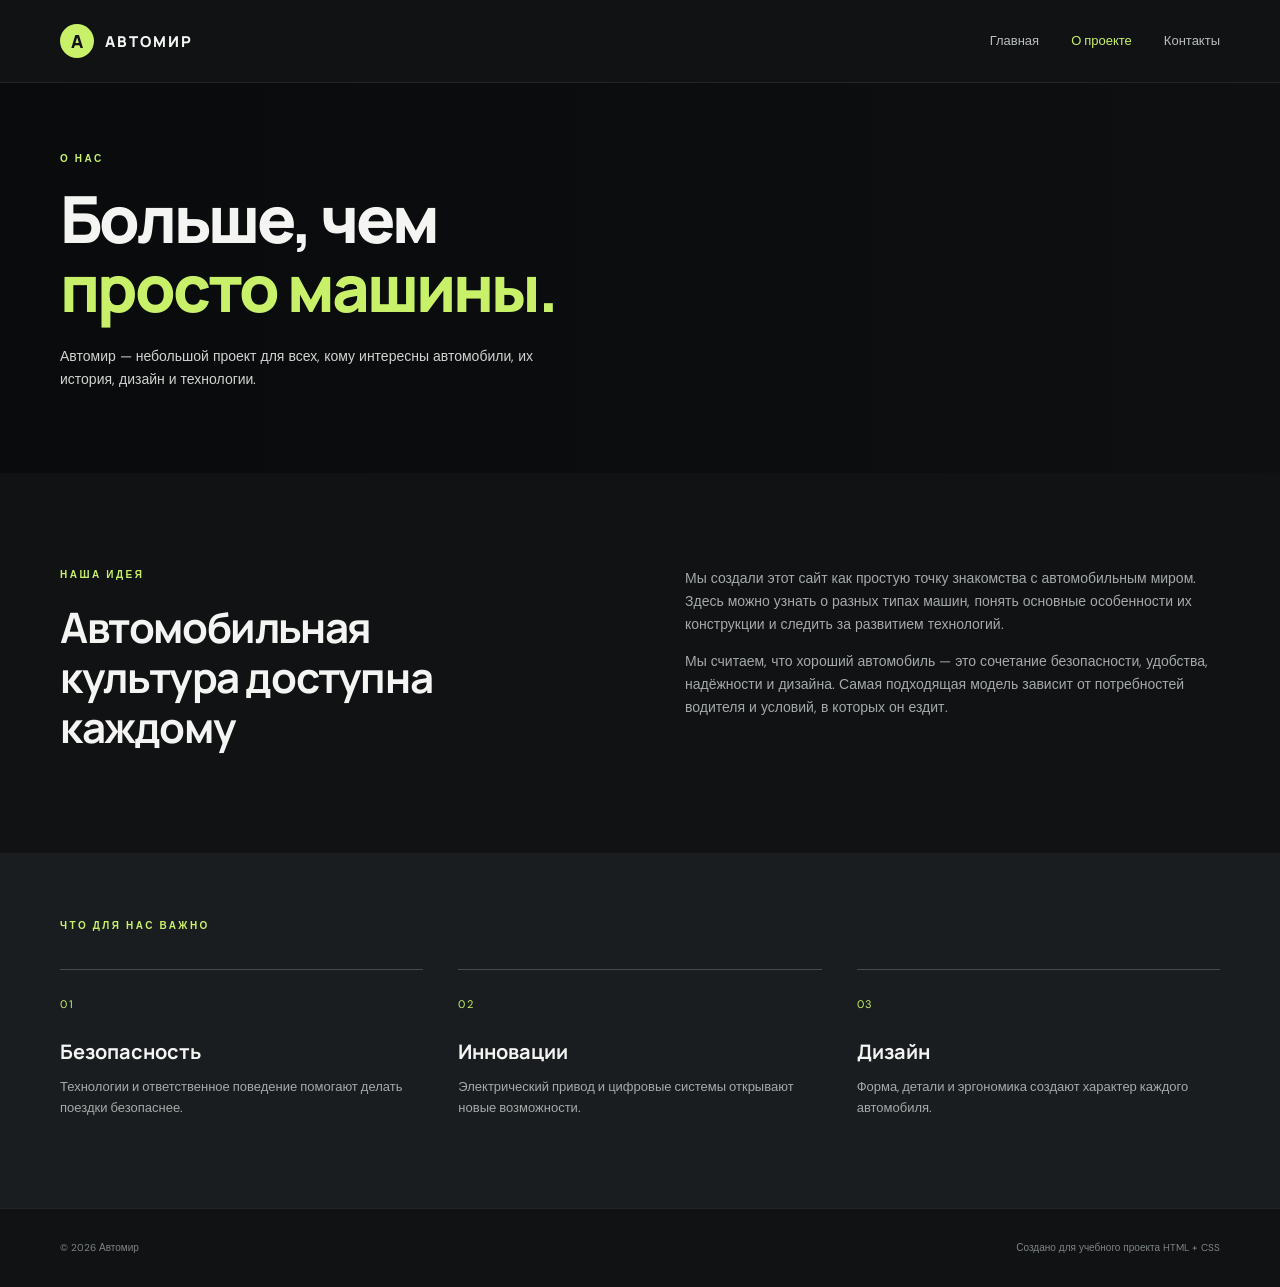
<file: avtomir_site/about.html>
<!DOCTYPE html>
<html lang="ru">
<head>
  <meta charset="UTF-8">
  <meta name="viewport" content="width=device-width, initial-scale=1.0">
  <title>О проекте — Автомир</title>
  <link rel="stylesheet" href="styles.css">
</head>
<body>
  <header class="site-header">
    <div class="container header-inner">
      <a class="logo" href="index.html"><span class="logo-mark">A</span> АВТОМИР</a>
      <nav aria-label="Основная навигация">
        <a href="index.html">Главная</a>
        <a class="active" href="about.html">О проекте</a>
        <a href="contact.html">Контакты</a>
      </nav>
    </div>
  </header>

  <main>
    <section class="page-hero about-hero">
      <div class="container page-hero-content">
        <p class="eyebrow">О НАС</p>
        <h1>Больше, чем<br><span>просто машины.</span></h1>
        <p>Автомир — небольшой проект для всех, кому интересны автомобили, их история, дизайн и технологии.</p>
      </div>
    </section>

    <section class="section container about-layout">
      <div>
        <p class="eyebrow">НАША ИДЕЯ</p>
        <h2>Автомобильная культура доступна каждому</h2>
      </div>
      <div class="about-copy">
        <p>Мы создали этот сайт как простую точку знакомства с автомобильным миром. Здесь можно узнать о разных типах машин, понять основные особенности их конструкции и следить за развитием технологий.</p>
        <p>Мы считаем, что хороший автомобиль — это сочетание безопасности, удобства, надёжности и дизайна. Самая подходящая модель зависит от потребностей водителя и условий, в которых он ездит.</p>
      </div>
    </section>

    <section class="values-section">
      <div class="container">
        <p class="eyebrow">ЧТО ДЛЯ НАС ВАЖНО</p>
        <div class="values-grid">
          <article class="value-item"><span>01</span><h3>Безопасность</h3><p>Технологии и ответственное поведение помогают делать поездки безопаснее.</p></article>
          <article class="value-item"><span>02</span><h3>Инновации</h3><p>Электрический привод и цифровые системы открывают новые возможности.</p></article>
          <article class="value-item"><span>03</span><h3>Дизайн</h3><p>Форма, детали и эргономика создают характер каждого автомобиля.</p></article>
        </div>
      </div>
    </section>
  </main>

  <footer class="site-footer">
    <div class="container footer-inner">
      <span>© 2026 Автомир</span>
      <span>Создано для учебного проекта HTML + CSS</span>
    </div>
  </footer>
</body>
</html>
</file>
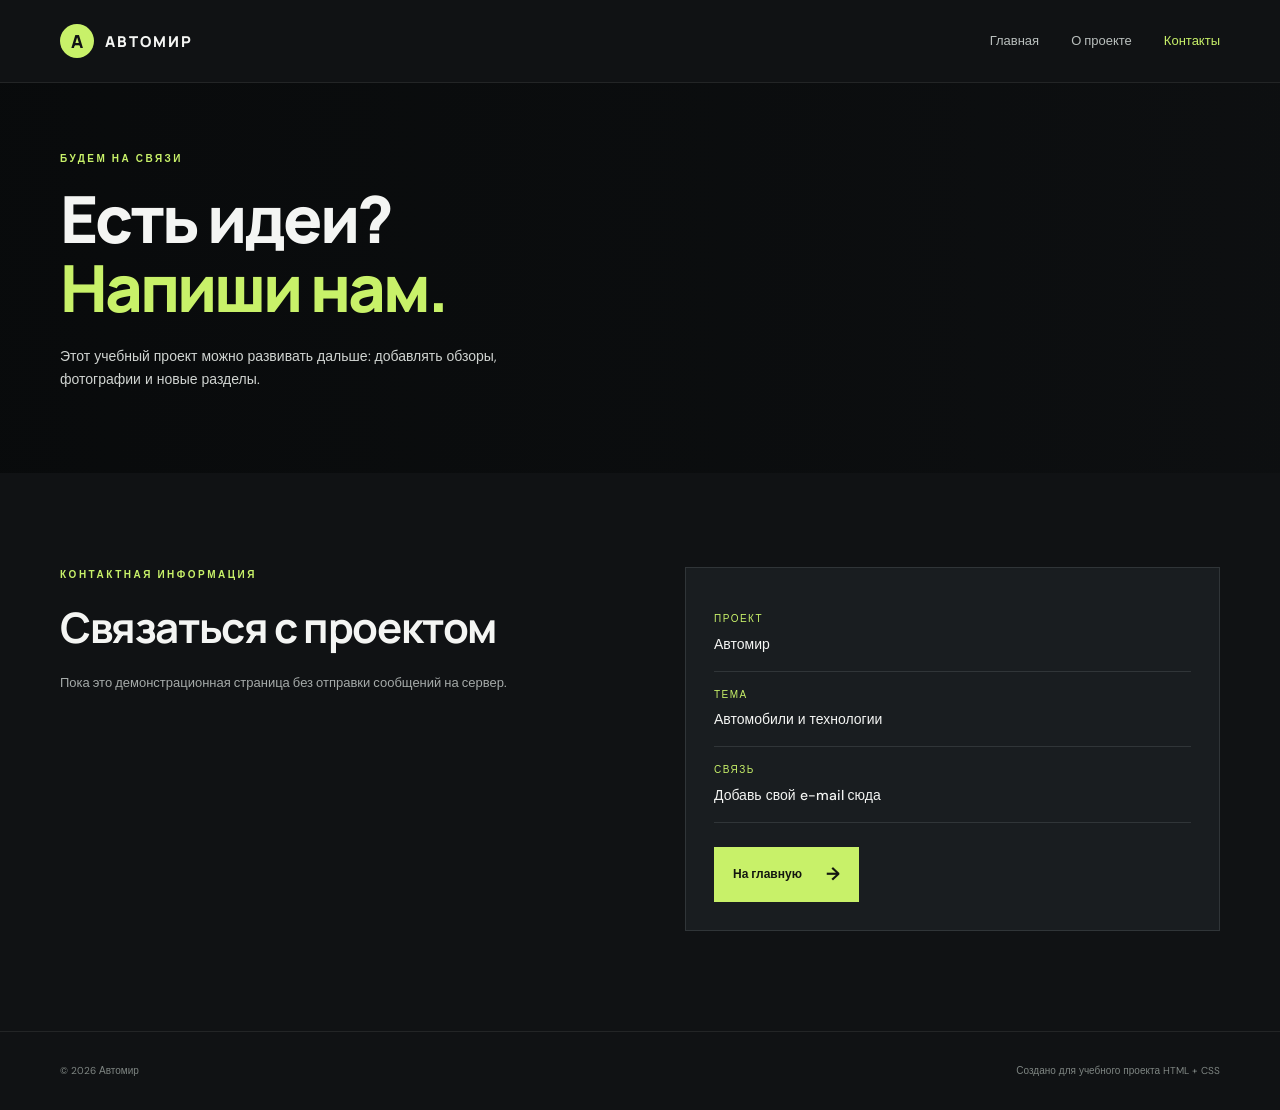
<file: avtomir_site/contact.html>
<!DOCTYPE html>
<html lang="ru">
<head>
  <meta charset="UTF-8">
  <meta name="viewport" content="width=device-width, initial-scale=1.0">
  <title>Контакты — Автомир</title>
  <link rel="stylesheet" href="styles.css">
</head>
<body>
  <header class="site-header">
    <div class="container header-inner">
      <a class="logo" href="index.html"><span class="logo-mark">A</span> АВТОМИР</a>
      <nav aria-label="Основная навигация">
        <a href="index.html">Главная</a>
        <a href="about.html">О проекте</a>
        <a class="active" href="contact.html">Контакты</a>
      </nav>
    </div>
  </header>

  <main>
    <section class="page-hero contact-hero">
      <div class="container page-hero-content">
        <p class="eyebrow">БУДЕМ НА СВЯЗИ</p>
        <h1>Есть идеи?<br><span>Напиши нам.</span></h1>
        <p>Этот учебный проект можно развивать дальше: добавлять обзоры, фотографии и новые разделы.</p>
      </div>
    </section>

    <section class="section container contact-layout">
      <div>
        <p class="eyebrow">КОНТАКТНАЯ ИНФОРМАЦИЯ</p>
        <h2>Связаться с проектом</h2>
        <p class="muted">Пока это демонстрационная страница без отправки сообщений на сервер.</p>
      </div>
      <div class="contact-panel">
        <div class="contact-row"><span class="contact-label">Проект</span><strong>Автомир</strong></div>
        <div class="contact-row"><span class="contact-label">Тема</span><strong>Автомобили и технологии</strong></div>
        <div class="contact-row"><span class="contact-label">Связь</span><strong>Добавь свой e-mail сюда</strong></div>
        <a class="button" href="index.html">На главную <span aria-hidden="true">→</span></a>
      </div>
    </section>
  </main>

  <footer class="site-footer">
    <div class="container footer-inner">
      <span>© 2026 Автомир</span>
      <span>Создано для учебного проекта HTML + CSS</span>
    </div>
  </footer>
</body>
</html>
</file>
<file: avtomir_site/styles.css>
@import url('https://fonts.googleapis.com/css2?family=DM+Sans:wght@400;500;600;700&family=Manrope:wght@400;500;600;700;800&display=swap');

:root {
  --bg: #101214;
  --panel: #191d20;
  --text: #f4f5f3;
  --muted: #a5aaa9;
  --accent: #c8f169;
  --line: #303538;
}

* { box-sizing: border-box; }
html { scroll-behavior: smooth; }
body {
  margin: 0;
  background: var(--bg);
  color: var(--text);
  font-family: 'DM Sans', Arial, sans-serif;
  line-height: 1.65;
}
a { color: inherit; text-decoration: none; }
img { display: block; width: 100%; }
.container { width: min(1160px, calc(100% - 48px)); margin: 0 auto; }

.site-header {
  position: relative;
  z-index: 2;
  background: #101214;
  border-bottom: 1px solid rgba(255,255,255,.08);
}
.header-inner { min-height: 82px; display: flex; align-items: center; justify-content: space-between; gap: 24px; }
.logo { display: inline-flex; align-items: center; gap: 11px; font: 800 15px 'Manrope', sans-serif; letter-spacing: 2px; }
.logo-mark { display: grid; place-items: center; width: 34px; height: 34px; border-radius: 50%; background: var(--accent); color: #101214; font-size: 18px; letter-spacing: 0; }
nav { display: flex; align-items: center; gap: 32px; }
nav a { color: #b9bfbd; font-size: 13px; transition: color .2s ease; }
nav a:hover, nav a.active { color: var(--accent); }

.hero {
  min-height: 610px;
  position: relative;
  display: flex;
  align-items: center;
  background: #252a2d url('https://images.unsplash.com/photo-1503376780353-7e6692767b70?auto=format&fit=crop&w=2000&q=90') center 58% / cover no-repeat;
}
.hero-overlay { position: absolute; inset: 0; background: linear-gradient(90deg, rgba(8,10,11,.92) 0%, rgba(8,10,11,.72) 45%, rgba(8,10,11,.1) 100%), linear-gradient(0deg, rgba(8,10,11,.35), transparent 50%); }
.hero-content { position: relative; padding-top: 20px; padding-bottom: 40px; }
.eyebrow { margin: 0 0 18px; color: var(--accent); font-size: 10px; font-weight: 700; letter-spacing: 2.5px; }
h1, h2, h3, p { margin-top: 0; }
h1, h2, h3 { font-family: 'Manrope', 'DM Sans', sans-serif; }
h1 { margin-bottom: 22px; font-size: clamp(42px, 6.2vw, 76px); line-height: 1.06; letter-spacing: -3px; font-weight: 800; }
h1 span { color: var(--accent); }
.hero-text { max-width: 490px; margin-bottom: 32px; color: #d0d4d1; font-size: 15px; }
.button { display: inline-flex; align-items: center; gap: 24px; padding: 13px 19px; background: var(--accent); color: #141710; font-size: 12px; font-weight: 700; transition: transform .2s, background .2s; }
.button:hover { transform: translateY(-2px); background: #d8ff85; }
.button span { font-size: 18px; }
.hero-caption { position: absolute; right: max(24px, calc((100% - 1160px) / 2)); bottom: 28px; color: rgba(255,255,255,.72); font-size: 10px; letter-spacing: 2px; }

.section { padding-top: 94px; padding-bottom: 100px; }
.section-heading { display: flex; justify-content: space-between; align-items: end; gap: 48px; margin-bottom: 38px; }
h2 { margin-bottom: 0; font-size: clamp(28px, 4vw, 42px); line-height: 1.2; letter-spacing: -1.4px; }
.section-intro { max-width: 390px; margin-bottom: 3px; color: var(--muted); font-size: 13px; }
.car-grid { display: grid; grid-template-columns: repeat(3, 1fr); gap: 20px; }
.car-card { overflow: hidden; background: var(--panel); border: 1px solid rgba(255,255,255,.05); }
.car-card img { height: 225px; object-fit: cover; transition: transform .45s ease; }
.car-card:hover img { transform: scale(1.04); }
.card-content { padding: 23px 23px 27px; }
.card-number { color: var(--accent); font-size: 9px; letter-spacing: 1.8px; }
.card-content h3 { margin: 12px 0 9px; font-size: 19px; letter-spacing: -.4px; }
.card-content p { margin-bottom: 0; color: var(--muted); font-size: 12px; }

.feature { padding: 80px 0; background: #1b2021; border-top: 1px solid var(--line); border-bottom: 1px solid var(--line); }
.feature-inner { display: grid; grid-template-columns: 1.5fr 1fr; gap: 80px; align-items: center; }
.feature h2 { margin-bottom: 20px; font-size: clamp(34px, 5vw, 54px); }
.feature-inner > div:first-child > p:not(.eyebrow) { max-width: 590px; color: var(--muted); font-size: 14px; }
.text-link { display: inline-flex; align-items: center; gap: 14px; margin-top: 9px; color: var(--accent); font-size: 13px; font-weight: 700; }
.feature-stat { min-height: 245px; display: flex; flex-direction: column; justify-content: center; align-items: flex-start; padding-left: 55px; border-left: 1px solid #424849; }
.stat-symbol { color: var(--accent); font-size: 36px; line-height: 1; }
.feature-stat p { margin: 18px 0; font: 700 12px/1.8 'Manrope', sans-serif; letter-spacing: 2px; }
.stat-line { width: 100%; max-width: 220px; height: 1px; background: #424849; }

.site-footer { border-top: 1px solid rgba(255,255,255,.08); }
.footer-inner { min-height: 78px; display: flex; justify-content: space-between; align-items: center; gap: 20px; color: #7e8582; font-size: 10px; }

.page-hero { min-height: 390px; display: flex; align-items: center; background-position: center; background-size: cover; position: relative; }
.page-hero::before { content: ''; position: absolute; inset: 0; background: linear-gradient(90deg, rgba(8,10,11,.92), rgba(8,10,11,.58) 65%, rgba(8,10,11,.35)); }
.page-hero-content { position: relative; padding-top: 55px; padding-bottom: 55px; }
.page-hero h1 { font-size: clamp(40px, 5.5vw, 65px); }
.page-hero-content > p:last-child { max-width: 510px; color: #d0d4d1; font-size: 14px; }
.about-hero { background-image: url('https://images.unsplash.com/photo-1492144534655-ae79c964c9d7?auto=format&fit=crop&w=1800&q=85'); }
.contact-hero { background-image: url('https://images.unsplash.com/photo-1489824904134-891ab64532f1?auto=format&fit=crop&w=1800&q=85'); }

.about-layout { display: grid; grid-template-columns: 1fr 1fr; gap: 90px; }
.about-layout h2 { max-width: 450px; }
.about-copy p { color: var(--muted); font-size: 14px; }
.values-section { padding: 65px 0 90px; background: #191d20; }
.values-grid { display: grid; grid-template-columns: repeat(3, 1fr); gap: 35px; margin-top: 35px; }
.value-item { border-top: 1px solid #454b4c; padding-top: 20px; }
.value-item span { color: var(--accent); font-size: 11px; letter-spacing: 1.5px; }
.value-item h3 { margin: 18px 0 8px; font-size: 20px; }
.value-item p { margin-bottom: 0; color: var(--muted); font-size: 13px; }

.contact-layout { display: grid; grid-template-columns: 1fr 1fr; gap: 90px; }
.contact-layout h2 { margin-bottom: 20px; }
.muted { color: var(--muted); font-size: 13px; }
.contact-panel { padding: 28px; background: var(--panel); border: 1px solid var(--line); }
.contact-row { display: flex; flex-direction: column; gap: 5px; padding: 15px 0; border-bottom: 1px solid var(--line); }
.contact-label { color: var(--accent); font-size: 10px; letter-spacing: 1.5px; text-transform: uppercase; }
.contact-row strong { font-size: 14px; font-weight: 500; }
.contact-panel .button { margin-top: 24px; }

@media (max-width: 760px) {
  .container { width: min(100% - 32px, 560px); }
  .header-inner { min-height: 74px; flex-direction: column; justify-content: center; gap: 12px; padding: 14px 0; }
  nav { gap: 20px; }
  nav a { font-size: 12px; }
  .hero { min-height: 570px; background-position: 58% center; }
  .hero-overlay { background: linear-gradient(90deg, rgba(8,10,11,.9), rgba(8,10,11,.45)), linear-gradient(0deg, rgba(8,10,11,.3), transparent); }
  h1 { letter-spacing: -2px; }
  .section { padding-top: 65px; padding-bottom: 70px; }
  .section-heading { display: block; }
  .section-intro { margin-top: 18px; }
  .car-grid { grid-template-columns: 1fr; }
  .car-card img { height: 245px; }
  .feature { padding: 60px 0; }
  .feature-inner, .about-layout, .contact-layout { grid-template-columns: 1fr; gap: 38px; }
  .feature-stat { min-height: 0; padding: 25px 0 0; border-left: 0; border-top: 1px solid #424849; }
  .values-grid { grid-template-columns: 1fr; gap: 28px; }
  .page-hero { min-height: 360px; }
  .footer-inner { align-items: flex-start; flex-direction: column; justify-content: center; gap: 5px; padding: 20px 0; }
}
</file>
